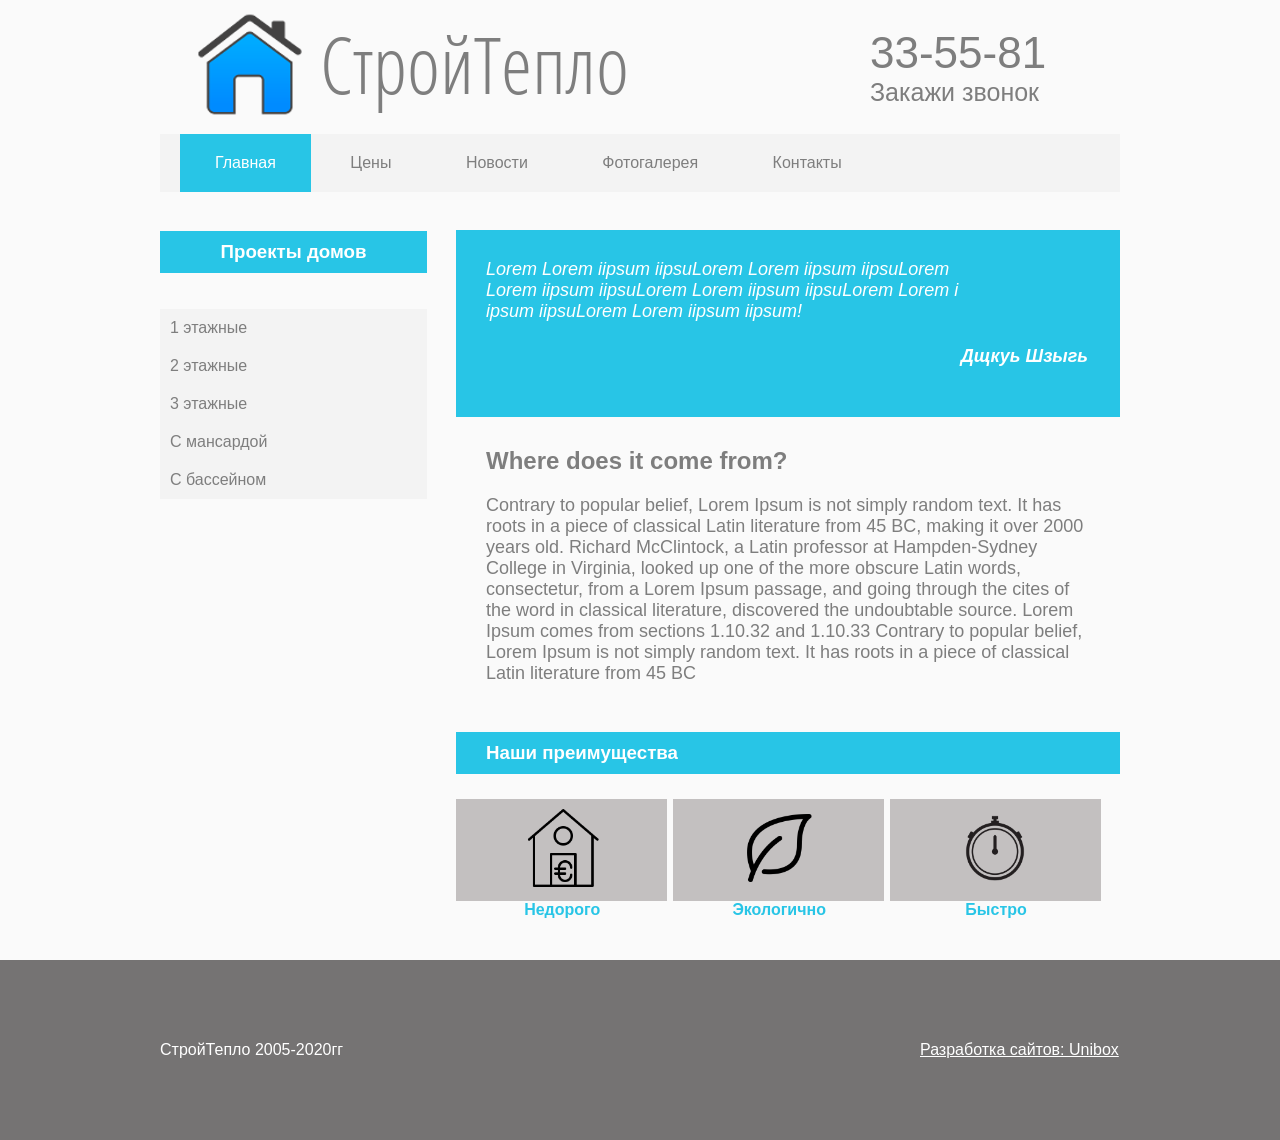
<file: Web/Build_warm/index.html>
<!DOCTYPE html>
<html lang="ru">
    <head>
        <meta charset="UTF-8">
        <title>СтройТепло</title>
        <link rel="stylesheet" type="text/css" href="style.css">
    </head>
    <body>
        <header id="section__header">
            <div class="header__logo">
                <a href="#">
                    <img src="img/logo-png.png" alt="Логотип">
                </a>
            </div>
            <div class="header__contact">
                <div class="phone"><a href="tel:+79162973539">33-55-81</a></div>
                <div class="order"><a href="#">Закажи звонок</a></div>
            </div>
        </header>
        <!-- /.section__header -->
        <section id="section__menu">
            <ul>
                <li><a href="index.html" class="active">Главная</a></li>
                <li><a href="price.html">Цены</a></li>
                <li><a href="#">Новости</a></li>
                <li><a href="#">Фотогалерея</a></li>
                <li><a href="#">Контакты</a></li>
            </ul>
        </section>
        <!-- /.section__menu -->
        <section id="section__middle">
            <div class="middle__left_side">
                <div class="left_side__block">
                    <h3>Проекты домов</h3>
                    <ul>
                        <li><a href="#">1 этажные</a></li>
                        <li><a href="#">2 этажные</a></li>
                        <li><a href="#">3 этажные</a></li>
                        <li><a href="#">С мансардой</a></li>
                        <li><a href="#">С бассейном</a></li>
                    </ul>
                </div>
            </div>
            <div class="middle__main">
                <div class="main__quote">
                    Lorem Lorem iipsum iipsuLorem Lorem iipsum iipsuLorem<br> 
                    Lorem iipsum iipsuLorem Lorem iipsum iipsuLorem Lorem i<br> 
                    ipsum iipsuLorem Lorem iipsum iipsum!
                    <h4>Дщкуь Шзыгь</h4>
                </div>
                <div class="main__question">
                    <h1>Where does it come from?</h1>
                    <p>Contrary to popular belief, Lorem Ipsum is not simply random text. It has roots in a piece of classical
                    Latin literature from 45 BC, making it over 2000 years old. Richard McClintock, a Latin professor at
                    Hampden-Sydney College in Virginia, looked up one of the more obscure Latin words, consectetur, from 
                    a Lorem Ipsum passage, and going through the cites of the word in classical literature, discovered the 
                    undoubtable source. Lorem Ipsum comes from sections 1.10.32 and 1.10.33 Contrary to popular belief, Lorem 
                    Ipsum is not simply random text. It has roots in a piece of classical Latin literature from 45 BC</p>
                </div>
                <div class="main__cards">
                    <h3>Наши преимущества</h3>
                    <div class="card">
                        <div class="card__block">
                            <div><img src="img/home_euro.png" alt="Строительство домов недорого"></div>
                            <h4>Недорого</h4>
                        </div>
                        
                        <div class="card__block">
                            <div><img src="img/plant.png" alt="Строительство экологичных и теплых домов"></div>
                            <h4>Экологично</h4>
                        </div>
                        <div class="card__block">
                            <div><img src="img/stopwatch.png" alt="Строительство домов недорого в Москве"></div>
                            <h4>Быстро</h4>
                        </div>
                    </div>
                </div>
            </div>
        </section>
        <!-- /.section__middle -->
        <footer id="section__footer">
            <div class="footer__inner">
                <div class="footer__stroyteplo">
                    <p>СтройТепло 2005-2020гг</p>
                </div>
                <div class="footer__unibox">
                    <p><a href="http://kaliningrad.unibix.ru">Разработка сайтов: Unibox</a></p>
                </div>
            </div>
            <!-- /.footer__inner -->
        </footer>
        <!-- /.section__footer -->
    </body>
</html>
</file>
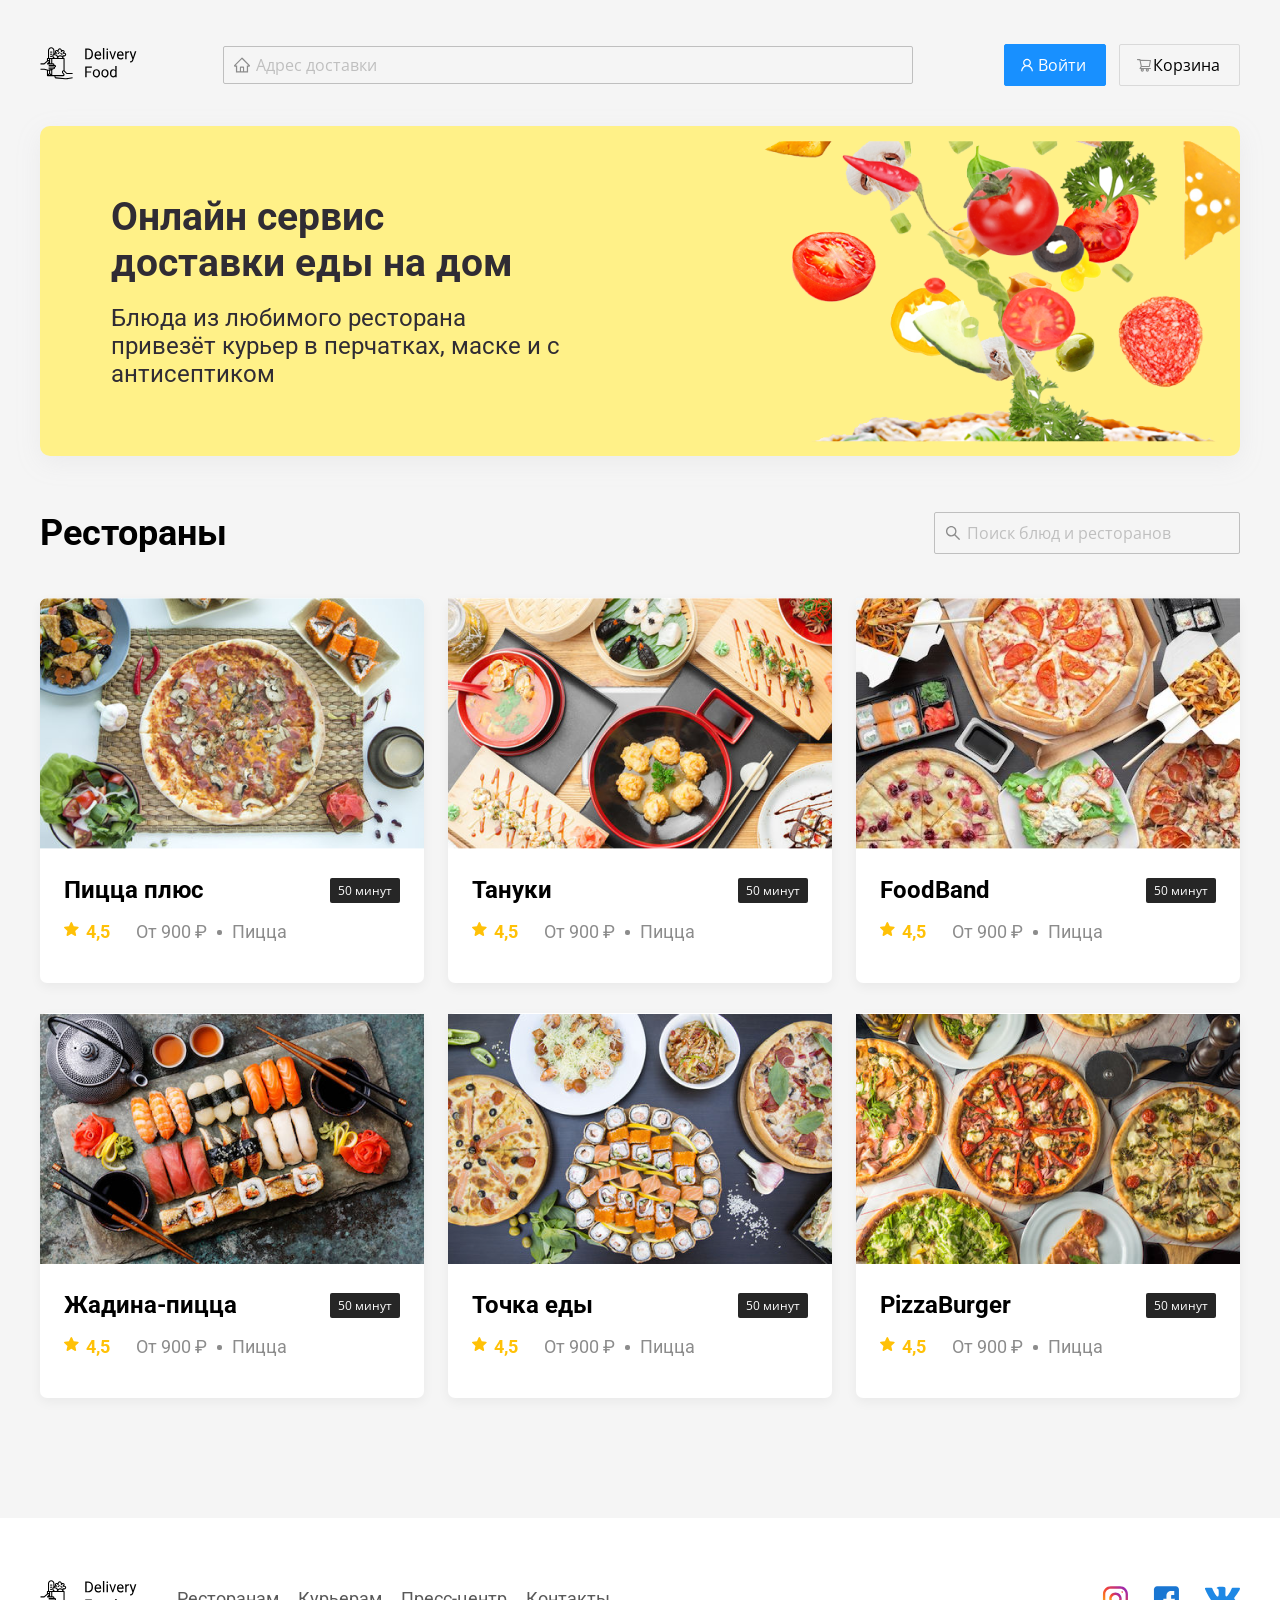
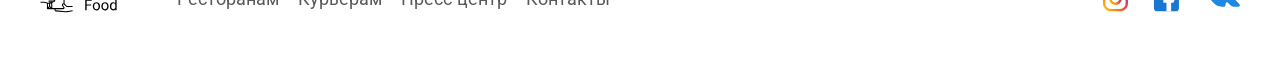
<file: Web/Delivery/index.html>
<!DOCTYPE html>
<html lang="ru">
    <head>
        <meta charset="UTF-8">
        <meta http-equiv="X-UA-Compatible" content="IE=edge">
        <meta name="viewport" content="width=device-width, initial-scale=1.0">
        <title>Delivery Food</title>
        <link rel="preconnect" href="https://fonts.googleapis.com">
        <link rel="preconnect" href="https://fonts.gstatic.com" crossorigin>
        <link href="https://fonts.googleapis.com/css2?family=Open+Sans:wght@400;700&family=Roboto:wght@400;700&display=swap" rel="stylesheet">
        <link rel="stylesheet" href="style/style.css">
        <script src="./js/script.js" defer></script>
    </head>
    <body>
        <header class="section_header">
            <div class="container block">
                <a href="#" class="logo">
                    <img src="img/logo.svg" alt="логотип" class="logo_img">
                </a>
                <!-- /.logo -->  
                <input type="text" class="input input_adress" placeholder="Адрес доставки">
                <div class="buttons">
                    <button class="button button__man button--primary">Войти</button>
                    <button class="button button__cart button--secondary">Корзина</button>
                </div>
                
                <!-- /.buttons -->
            </div>
            <!-- /.container  /.block-->
        </header>
        <!-- /.section_header -->
        <section class="section__promo">
            <div class="container promo__block">
                <div class="promo__info">
                    <h1 class="promo__title">Онлайн сервис <br>доставки еды на дом</h1>
                    <p class="promo__desc">Блюда из любимого ресторана привезёт курьер в перчатках, маске и с антисептиком</p>
                </div>
                <!-- /.promo__ifo -->
            </div>
            <!-- /.container /.promo__block -->
        </section>
        <!-- /.section__promo -->
        <section class="section__restourants">
            <div class="container">
                <div class="restour__search">
                    <h2 class="section__title">Рестораны</h2>
                    <input type="text" class="input input-search" placeholder="Поиск блюд и ресторанов">
                </div>
                <!-- /.restour-search -->
                <div class="cards">
                    <div class="card">
                        <a href="content/restourant.html" class="card__header">
                            <img src="img/pizzaplus.png" alt="картинка" class="card__img">
                        </a>
                        <div class="card__main">
                            <div class="card__title">
                                <h3 class="title">Пицца плюс</h3>
                                <span class="title__time">50 минут</span>
                            </div>
                            <!-- /.card__title -->
                            <div class="card__desc">
                                <strong class="card__reit">4,5</strong>
                                <span class="card__price">От 900 ₽</span>
                                <p class="card__category">Пицца</p>
                            </div>
                            <!-- /.card__desc -->                            
                        </div>
                        <!-- /.card__main -->
                    </div>
                    <!-- /.card -->
                    <div class="card">
                        <a href="content/restourant.html" class="card__header">
                            <img src="img/tanuki.png" alt="картинка" class="card__img">
                        </a>
                        <div class="card__main">
                            <div class="card__title">
                                <h3 class="title">Тануки</h3>
                                <span class="title__time">50 минут</span>
                            </div>
                            <!-- /.card__title -->
                            <div class="card__desc">
                                <strong class="card__reit">4,5</strong>
                                <span class="card__price">От 900 ₽</span>
                                <p class="card__category">Пицца</p>
                            </div>
                            <!-- /.card__desc -->                            
                        </div>
                        <!-- /.card__main -->
                    </div>
                    <!-- /.card -->
                    <div class="card">
                        <a href="content/restourant.html" class="card__header">
                            <img src="img/foodband.png" alt="картинка" class="card__img">
                        </a>
                        <div class="card__main">
                            <div class="card__title">
                                <h3 class="title">FoodBand</h3>
                                <span class="title__time">50 минут</span>
                            </div>
                            <!-- /.card__title -->
                            <div class="card__desc">
                                <strong class="card__reit">4,5</strong>
                                <span class="card__price">От 900 ₽</span>
                                <p class="card__category">Пицца</p>
                            </div>
                            <!-- /.card__desc -->                            
                        </div>
                        <!-- /.card__main -->
                    </div>
                    <!-- /.card -->
                    <div class="card">
                        <a href="content/restourant.html" class="card__header">
                            <img src="img/greed.png" alt="картинка" class="card__img">
                        </a>
                        <div class="card__main">
                            <div class="card__title">
                                <h3 class="title">Жадина-пицца</h3>
                                <span class="title__time">50 минут</span>
                            </div>
                            <!-- /.card__title -->
                            <div class="card__desc">
                                <strong class="card__reit">4,5</strong>
                                <span class="card__price">От 900 ₽</span>
                                <p class="card__category">Пицца</p>
                            </div>
                            <!-- /.card__desc -->                            
                        </div>
                        <!-- /.card__main -->
                    </div>
                    <!-- /.card -->
                    <div class="card">
                        <a href="content/restourant.html" class="card__header">
                            <img src="img/punctfood.png" alt="картинка" class="card__img">
                        </a>
                        <div class="card__main">
                            <div class="card__title">
                                <h3 class="title">Точка еды</h3>
                                <span class="title__time">50 минут</span>
                            </div>
                            <!-- /.card__title -->
                            <div class="card__desc">
                                <strong class="card__reit">4,5</strong>
                                <span class="card__price">От 900 ₽</span>
                                <p class="card__category">Пицца</p>
                            </div>
                            <!-- /.card__desc -->                            
                        </div>
                        <!-- /.card__main -->
                    </div>
                    <!-- /.card -->
                    <div class="card">
                        <a href="content/restourant.html" class="card__header">
                            <img src="img/pizzaburger.png" alt="картинка" class="card__img">
                        </a>
                        <div class="card__main">
                            <div class="card__title">
                                <h3 class="title">PizzaBurger</h3>
                                <span class="title__time">50 минут</span>
                            </div>
                            <!-- /.card__title -->
                            <div class="card__desc">
                                <strong class="card__reit">4,5</strong>
                                <span class="card__price">От 900 ₽</span>
                                <p class="card__category">Пицца</p>
                            </div>
                            <!-- /.card__desc -->                            
                        </div>
                        <!-- /.card__main -->
                    </div>
                    <!-- /.card -->
                </div>
                <!-- /.cards -->
            </div>
            <!-- /.container -->
        </section>
        <!-- /.section__restourants -->
        <footer class="section__footer">
            <div class="container block">
                <div class="block__navigation">
                    <a href="#" class="logo">
                        <img src="img/logo.svg" alt="логотип" class="logo_img">
                    </a>
                    <nav class="navigation__footer">
                        <a href="#" class="nav-item">Ресторанам</a>
                        <a href="#" class="nav-item">Курьерам</a>
                        <a href="#" class="nav-item">Пресс-центр</a>
                        <a href="#" class="nav-item">Контакты</a>
                    </nav>
                </div>
                <!-- /.block__navigation -->
                <div class="socials">
                    <a href="#" class="social-link">
                        <img src="img/instagram.svg" alt="Инстаграм" class="social-img">
                    </a>
                    <a href="#" class="social-link">
                        <img src="img/facebook.svg" alt="Фейсбук" class="social-img">
                    </a>
                    <a href="#" class="social-link">
                        <img src="img/vk.svg" alt="Вконтакте" class="social-img">
                    </a>
                </div>
                <!-- /.socials -->
            </div>
            <!-- /.container -->
        </footer>
        <div class="modal">
            <div class="modal-block">
                <h2 class="modal-title">Корзина</h2>
                <button class="button--closed"></button>
                <div class="modal--body">
                    <div class="cart-string">
                        <h3 class="name-dish">Ролл угорь стандарт</h3>
                        <div class="price-count">
                            <span class="price-dish">250 ₽</span>
                            <div class="count-block">
                                <button class="button-count">-</button>
                                <span class="count">1</span>
                                <button class="button-count">+</button>
                            </div>
                        </div>
                        <!-- /.price-count -->
                    </div>
                    <!-- /.cart-string -->
                    <div class="cart-string">
                        <h3 class="name-dish">Ролл угорь стандарт</h3>
                        <div class="price-count">
                            <span class="price-dish">250 ₽</span>
                            <div class="count-block">
                                <button class="button-count">-</button>
                                <span class="count">1</span>
                                <button class="button-count">+</button>
                            </div>
                        </div>
                        <!-- /.price-count -->
                    </div>
                    <!-- /.cart-string -->
                    <div class="cart-string">
                        <h3 class="name-dish">Ролл угорь стандарт</h3>
                        <div class="price-count">
                            <span class="price-dish">250 ₽</span>
                            <div class="count-block">
                                <button class="button-count">-</button>
                                <span class="count">1</span>
                                <button class="button-count">+</button>
                            </div>
                        </div>
                        <!-- /.price-count -->
                    </div>
                    <!-- /.cart-string -->
                    <div class="cart-string">
                        <h3 class="name-dish">Ролл угорь стандарт</h3>
                        <div class="price-count">
                            <span class="price-dish">250 ₽</span>
                            <div class="count-block">
                                <button class="button-count">-</button>
                                <span class="count">1</span>
                                <button class="button-count">+</button>
                            </div>
                        </div>
                        <!-- /.price-count -->
                    </div>
                    <!-- /.cart-string -->
                    <div class="cart-string">
                        <h3 class="name-dish">Ролл угорь стандарт</h3>
                        <div class="price-count">
                            <span class="price-dish">250 ₽</span>
                            <div class="count-block">
                                <button class="button-count">-</button>
                                <span class="count">1</span>
                                <button class="button-count">+</button>
                            </div>
                        </div>
                        <!-- /.price-count -->
                    </div>
                    <!-- /.cart-string -->
                </div>
                <!-- /.modal--body -->
                <div class="modal-footer">
                    <strong class="fullprice">1250 ₽</strong>
                    <div class="buttons-modal--footer">
                        <button class="button button--primary">Оформить заказ</button>
                        <button id="cancelButton" class="button button--secondary">Отмена</button>
                    </div>
                    <!-- /.buttons-modal--footer -->
                </div>
                <!-- /.modal-footer -->
            </div>
            <!-- /.modal-block -->
        </div>
        <!-- /.modal -->
    </body>
</html>
</file>
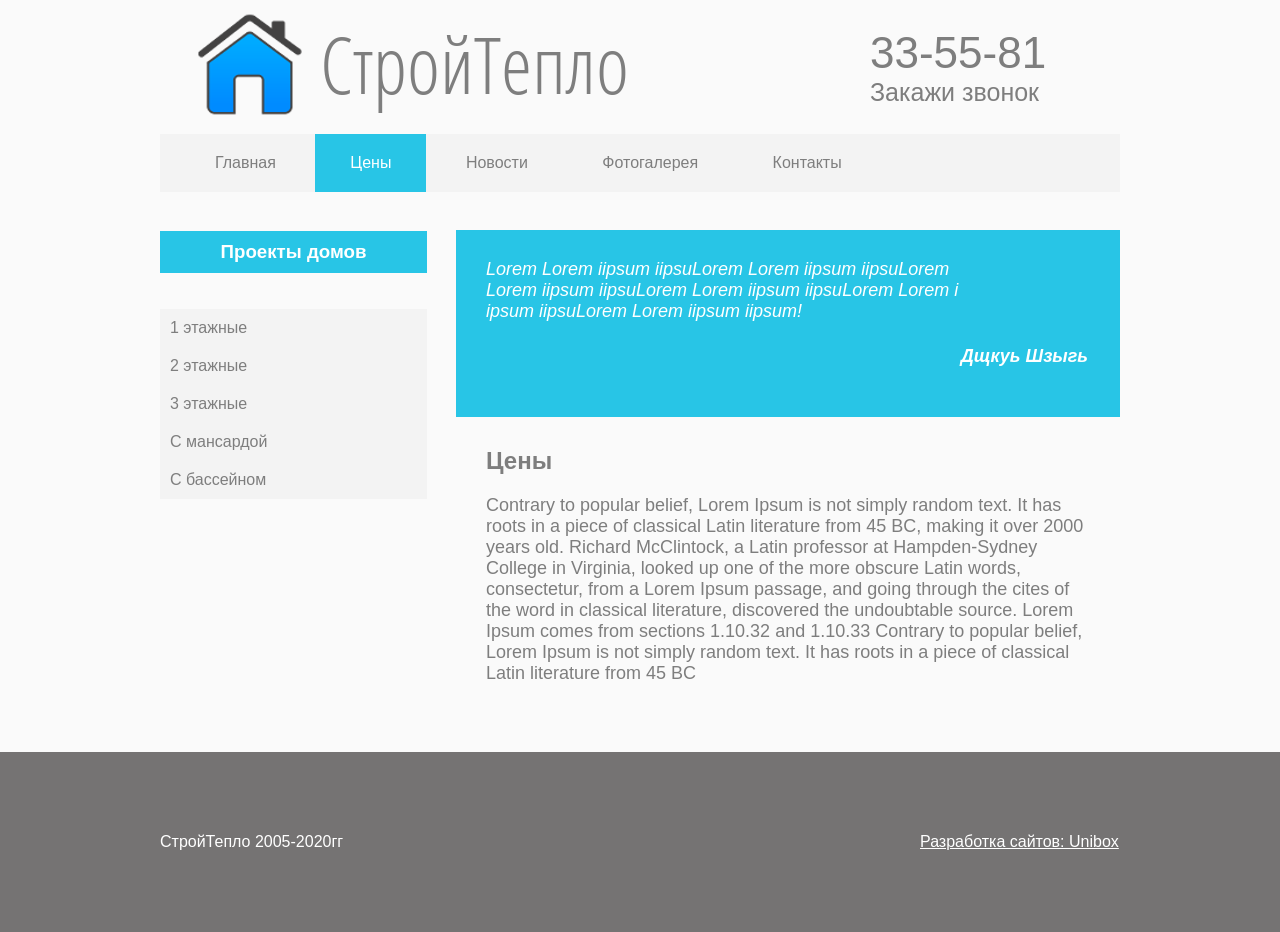
<file: Web/Build_warm/price.html>
<!DOCTYPE html>
<html lang="ru">
    <head>
        <meta charset="UTF-8">
        <title>СтройТепло</title>
        <link rel="stylesheet" type="text/css" href="style.css">
    </head>
    <body>
        <header id="section__header">
            <div class="header__logo">
                <a href="#">
                    <img src="img/logo-png.png" alt="Логотип">
                </a>
            </div>
            <div class="header__contact">
                <div class="phone"><a href="tel:+79162973539">33-55-81</a></div>
                <div class="order"><a href="#">Закажи звонок</a></div>
            </div>
        </header>
        <!-- /.section__header -->
        <section id="section__menu">
            <ul>
                <li><a href="index.html">Главная</a></li>
                <li><a href="price.html" class="active">Цены</a></li>
                <li><a href="#">Новости</a></li>
                <li><a href="#">Фотогалерея</a></li>
                <li><a href="#">Контакты</a></li>
            </ul>
        </section>
        <!-- /.section__menu -->
        <section id="section__middle">
            <div class="middle__left_side">
                <div class="left_side__block">
                    <h3>Проекты домов</h3>
                    <ul>
                        <li><a href="#">1 этажные</a></li>
                        <li><a href="#">2 этажные</a></li>
                        <li><a href="#">3 этажные</a></li>
                        <li><a href="#">С мансардой</a></li>
                        <li><a href="#">С бассейном</a></li>
                    </ul>
                </div>
            </div>
            <div class="middle__main">
                <div class="main__quote">
                    Lorem Lorem iipsum iipsuLorem Lorem iipsum iipsuLorem<br> 
                    Lorem iipsum iipsuLorem Lorem iipsum iipsuLorem Lorem i<br> 
                    ipsum iipsuLorem Lorem iipsum iipsum!
                    <h4>Дщкуь Шзыгь</h4>
                </div>
                <div class="main__question">
                    <h1>Цены</h1>
                    <p>Contrary to popular belief, Lorem Ipsum is not simply random text. It has roots in a piece of classical
                    Latin literature from 45 BC, making it over 2000 years old. Richard McClintock, a Latin professor at
                    Hampden-Sydney College in Virginia, looked up one of the more obscure Latin words, consectetur, from 
                    a Lorem Ipsum passage, and going through the cites of the word in classical literature, discovered the 
                    undoubtable source. Lorem Ipsum comes from sections 1.10.32 and 1.10.33 Contrary to popular belief, Lorem 
                    Ipsum is not simply random text. It has roots in a piece of classical Latin literature from 45 BC</p>
                </div>
            </div>
        </section>
        <!-- /.section__middle -->
        <footer id="section__footer">
            <div class="footer__inner">
                <div class="footer__stroyteplo">
                    <p>СтройТепло 2005-2020гг</p>
                </div>
                <div class="footer__unibox">
                    <p><a href="http://kaliningrad.unibix.ru">Разработка сайтов: Unibox</a></p>
                </div>
            </div>
            <!-- /.footer__inner -->
        </footer>
        <!-- /.section__footer -->
    </body>
</html>
</file>
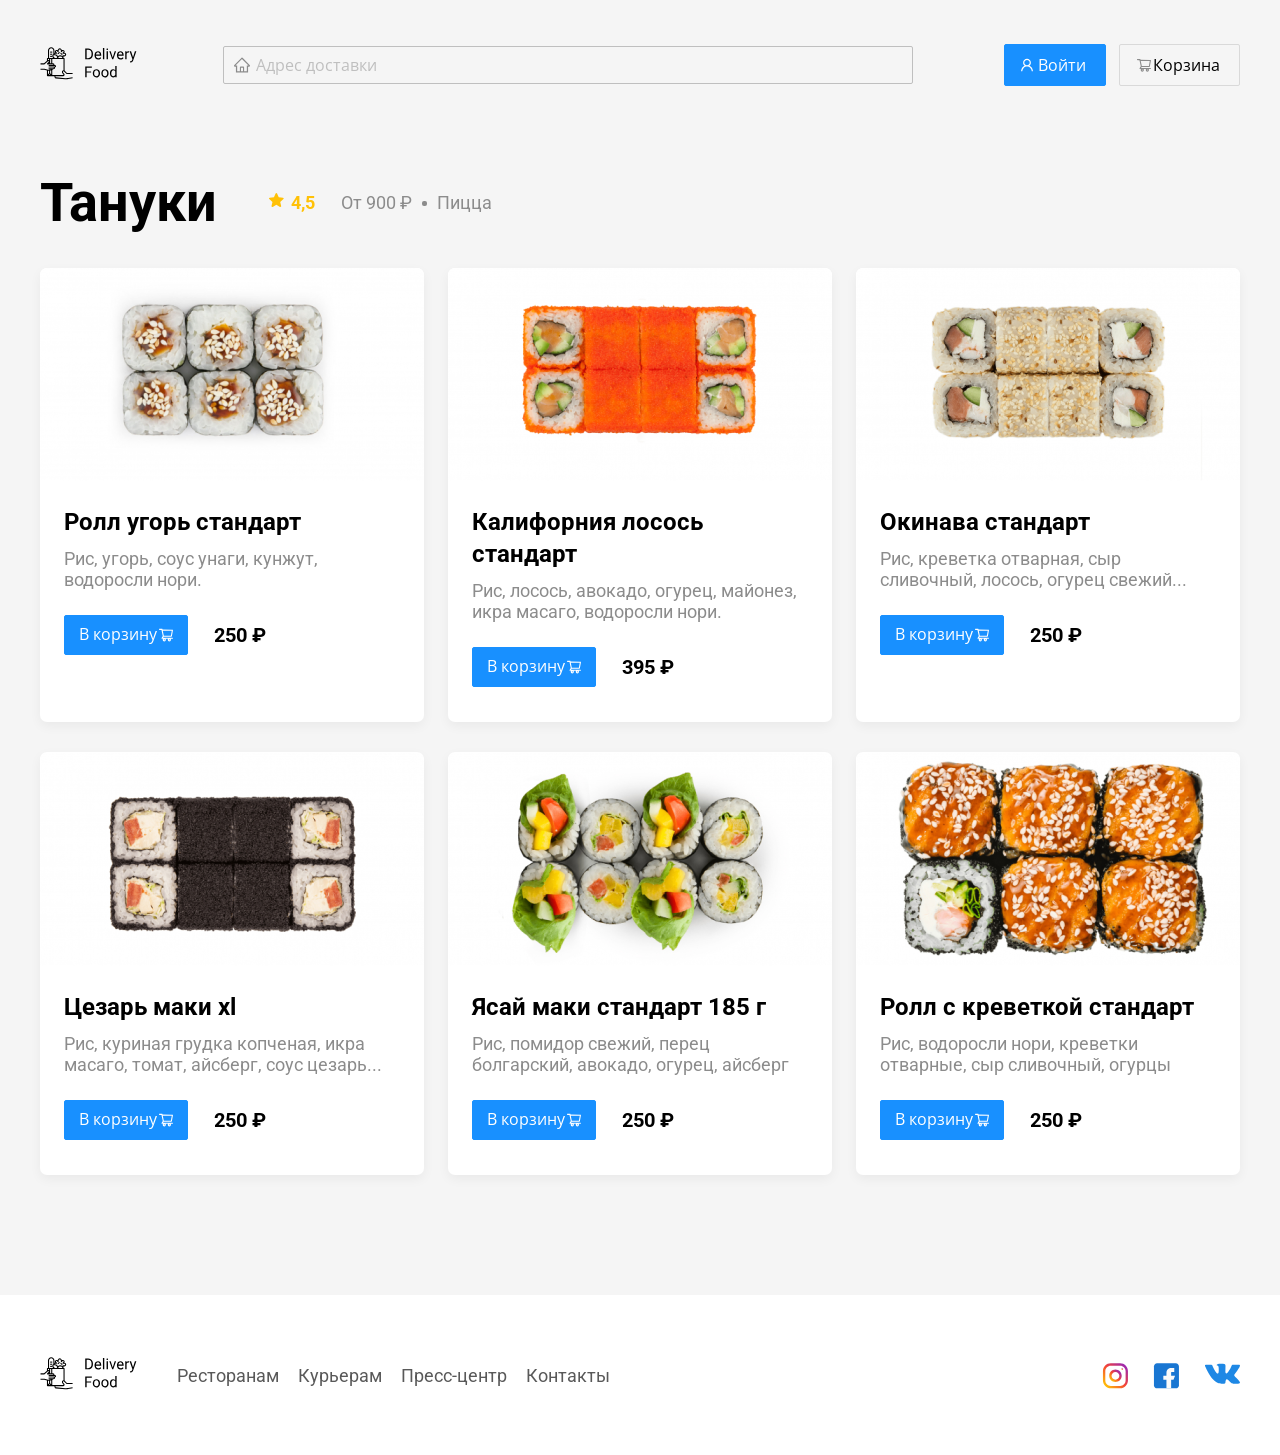
<file: Web/Delivery/content/restourant.html>
<!DOCTYPE html>
<html lang="ru">
    <head>
        <meta charset="UTF-8">
        <meta http-equiv="X-UA-Compatible" content="IE=edge">
        <meta name="viewport" content="width=device-width, initial-scale=1.0">
        <title>Delivery Food</title>
        <link rel="preconnect" href="https://fonts.googleapis.com">
        <link rel="preconnect" href="https://fonts.gstatic.com" crossorigin>
        <link href="https://fonts.googleapis.com/css2?family=Open+Sans:wght@400;700&family=Roboto:wght@400;700&display=swap" rel="stylesheet">
        <link rel="stylesheet" href="../style/style.css">
        <script src="../js/script.js" defer></script>
    </head>
    <body>
        <header class="section_header">
            <div class="container block">
                <a href="../index.html" class="logo">
                    <img src="../img/logo.svg" alt="логотип" class="logo_img">
                </a>
                <!-- /.logo -->  
                <input type="text" class="input input_adress" placeholder="Адрес доставки">
                <div class="buttons">
                    <button class="button button__man button--primary">Войти</button>
                    <button class="button button__cart button--secondary">Корзина</button>
                </div>
                <!-- /.buttons -->
            </div>
            <!-- /.container  /.block-->
        </header>
        <!-- /.section_header -->
        <section class="section__restourants">
            <div class="container">
                <div class="restour__object">
                    <div class="section__title">
                        <h2 class="section-title">Тануки</h2>
                    </div>
                    <!-- /.section__title -->
                    <div class="card__desc">
                        <strong class="card__reit">4,5</strong>
                        <span class="card__price">От 900 ₽</span>
                        <p class="card__category">Пицца</p>
                    </div>
                </div>
                <!-- /.restour-search -->
                <div class="cards">
                    <div class="card">
                        <a href="#" class="card__header">
                            <img src="../img/ellroll.png" alt="картинка" class="card__img">
                        </a>
                        <div class="card__main">
                            <div class="card__title">
                                <h3 class="title">Ролл угорь стандарт</h3>
                            </div>
                            <!-- /.card__title -->  
                            <div class="card__description">
                                <p class="card__category__new">Рис, угорь, соус унаги, кунжут, водоросли нори.</p>
                            </div>
                            <!-- /.card_description -->    
                            <div class="card__purchase">
                                <button class="buts button__cart__after button--primary">В корзину</button>
                                <h3 class="price__object">250 ₽</h3>
                            </div>
                            <!-- /.card__purchase -->                  
                        </div>
                        <!-- /.card__main -->
                    </div>
                    <!-- /.card -->
                    <div class="card">
                        <a href="#" class="card__header">
                            <img src="../img/californiasalmon.png" alt="картинка" class="card__img">
                        </a>
                        <div class="card__main">
                            <div class="card__title">
                                <h3 class="title">Калифорния лосось стандарт</h3>
                            </div>
                            <!-- /.card__title -->  
                            <div class="card__description">
                                <p class="card__category__new">Рис, лосось, авокадо, огурец, майонез, икра масаго, водоросли нори.</p>
                            </div>
                            <!-- /.card_description -->    
                            <div class="card__purchase">
                                <button class="buts button__cart__after button--primary">В корзину</button>
                                <h3 class="price__object">395 ₽</h3>
                            </div>
                            <!-- /.card__purchase -->                          
                        </div>
                        <!-- /.card__main -->
                    </div>
                    <!-- /.card -->
                    <div class="card">
                        <a href="#" class="card__header">
                            <img src="../img/okinava.png" alt="картинка" class="card__img">
                        </a>
                        <div class="card__main">
                            <div class="card__title">
                                <h3 class="title">Окинава стандарт</h3>
                            </div>
                            <!-- /.card__title -->  
                            <div class="card__description">
                                <p class="card__category__new"> Рис, креветка отварная, сыр сливочный, лосось, огурец свежий...</p>
                            </div>
                            <!-- /.card_description -->    
                            <div class="card__purchase">
                                <button class="buts button__cart__after button--primary">В корзину</button>
                                <h3 class="price__object">250 ₽</h3>
                            </div>
                            <!-- /.card__purchase -->                         
                        </div>
                        <!-- /.card__main -->
                    </div>
                    <!-- /.card -->
                    <div class="card">
                        <a href="#" class="card__header">
                            <img src="../img/caesar.png" alt="картинка" class="card__img">
                        </a>
                        <div class="card__main">
                            <div class="card__title">
                                <h3 class="title">Цезарь маки xl</h3>
                                
                            </div>
                            <!-- /.card__title -->   
                            <div class="card__description">
                                <p class="card__category__new">Рис, куриная грудка копченая, икра масаго, томат, айсберг, соус цезарь...</p>
                            </div>
                            <!-- /.card_description -->    
                            <div class="card__purchase">
                                <button class="buts button__cart__after button--primary">В корзину</button>
                                <h3 class="price__object">250 ₽</h3>
                            </div>
                            <!-- /.card__purchase -->                           
                        </div>
                        <!-- /.card__main -->
                    </div>
                    <!-- /.card -->
                    <div class="card">
                        <a href="#" class="card__header">
                            <img src="../img/iasaimaki.png" alt="картинка" class="card__img">
                        </a>
                        <div class="card__main">
                            <div class="card__title">
                                <h3 class="title">Ясай маки стандарт 185 г</h3>
                                
                            </div>
                            <!-- /.card__title -->  
                            <div class="card__description">
                                <p class="card__category__new">Рис, помидор свежий, перец болгарский, авокадо, огурец, айсберг</p>
                            </div>
                            <!-- /.card_description -->    
                            <div class="card__purchase">
                                <button class="buts button__cart__after button--primary">В корзину</button>
                                <h3 class="price__object">250 ₽</h3>
                            </div>
                            <!-- /.card__purchase -->                          
                        </div>
                        <!-- /.card__main -->
                    </div>
                    <!-- /.card -->
                    <div class="card">
                        <a href="#" class="card__header">
                            <img src="../img/shrimproll.png" alt="картинка" class="card__img">
                        </a>
                        <div class="card__main">
                            <div class="card__title">
                                <h3 class="title">Ролл с креветкой стандарт</h3>
                                
                            </div>
                            <!-- /.card__title -->   
                            <div class="card__description">
                                <p class="card__category__new">Рис, водоросли нори, креветки отварные, сыр сливочный, огурцы</p>
                            </div>
                            <!-- /.card_description -->    
                            <div class="card__purchase">
                                <button class="buts button__cart__after button--primary">В корзину</button>
                                <h3 class="price__object">250 ₽</h3>
                            </div>
                            <!-- /.card__purchase -->                         
                        </div>
                        <!-- /.card__main -->
                    </div>
                    <!-- /.card -->
                </div>
                <!-- /.cards -->
            </div>
            <!-- /.container -->
        </section>
        <!-- /.section__restourants -->
        <footer class="section__footer">
            <div class="container block">
                <div class="block__navigation">
                    <a href="#" class="logo">
                        <img src="../img/logo.svg" alt="логотип" class="logo_img">
                    </a>
                    <nav class="navigation__footer">
                        <a href="#" class="nav-item">Ресторанам</a>
                        <a href="#" class="nav-item">Курьерам</a>
                        <a href="#" class="nav-item">Пресс-центр</a>
                        <a href="#" class="nav-item">Контакты</a>
                    </nav>
                </div>
                <!-- /.block__navigation -->
                <div class="socials">
                    <a href="#" class="social-link">
                        <img src="../img/instagram.svg" alt="Инстаграм" class="social-img">
                    </a>
                    <a href="#" class="social-link">
                        <img src="../img/facebook.svg" alt="Фейсбук" class="social-img">
                    </a>
                    <a href="#" class="social-link">
                        <img src="../img/vk.svg" alt="Вконтакте" class="social-img">
                    </a>
                </div>
                <!-- /.socials -->
            </div>
            <!-- /.container -->
        </footer>
        <div class="modal">
            <div class="modal-block">
                <h2 class="modal-title">Корзина</h2>
                <button class="button--closed"></button>
                <div class="modal--body">
                    <div class="cart-string">
                        <h3 class="name-dish">Ролл угорь стандарт</h3>
                        <div class="price-count">
                            <span class="price-dish">250 ₽</span>
                            <div class="count-block">
                                <button class="button-count">-</button>
                                <span class="count">1</span>
                                <button class="button-count">+</button>
                            </div>
                        </div>
                        <!-- /.price-count -->
                    </div>
                    <!-- /.cart-string -->
                    <div class="cart-string">
                        <h3 class="name-dish">Ролл угорь стандарт</h3>
                        <div class="price-count">
                            <span class="price-dish">250 ₽</span>
                            <div class="count-block">
                                <button class="button-count">-</button>
                                <span class="count">1</span>
                                <button class="button-count">+</button>
                            </div>
                        </div>
                        <!-- /.price-count -->
                    </div>
                    <!-- /.cart-string -->
                    <div class="cart-string">
                        <h3 class="name-dish">Ролл угорь стандарт</h3>
                        <div class="price-count">
                            <span class="price-dish">250 ₽</span>
                            <div class="count-block">
                                <button class="button-count">-</button>
                                <span class="count">1</span>
                                <button class="button-count">+</button>
                            </div>
                        </div>
                        <!-- /.price-count -->
                    </div>
                    <!-- /.cart-string -->
                    <div class="cart-string">
                        <h3 class="name-dish">Ролл угорь стандарт</h3>
                        <div class="price-count">
                            <span class="price-dish">250 ₽</span>
                            <div class="count-block">
                                <button class="button-count">-</button>
                                <span class="count">1</span>
                                <button class="button-count">+</button>
                            </div>
                        </div>
                        <!-- /.price-count -->
                    </div>
                    <!-- /.cart-string -->
                    <div class="cart-string">
                        <h3 class="name-dish">Ролл угорь стандарт</h3>
                        <div class="price-count">
                            <span class="price-dish">250 ₽</span>
                            <div class="count-block">
                                <button class="button-count">-</button>
                                <span class="count">1</span>
                                <button class="button-count">+</button>
                            </div>
                        </div>
                        <!-- /.price-count -->
                    </div>
                    <!-- /.cart-string -->
                </div>
                <!-- /.modal--body -->
                <div class="modal-footer">
                    <strong class="fullprice">1250 ₽</strong>
                    <div class="buttons-modal--footer">
                        <button class="button button--primary">Оформить заказ</button>
                        <button id="cancelButton" class="button button--secondary">Отмена</button>
                    </div>
                    <!-- /.buttons-modal--footer -->
                </div>
                <!-- /.modal-footer -->
            </div>
            <!-- /.modal-block -->
        </div>
        <!-- /.modal -->
    </body>
</html>
</file>
<file: Web/Build_warm/style.css>
html {
    font-family: Arial, Helvetica, sans-serif;
    font-style: normal;
}

body {
    background: #fafafa;
    padding: 0;
    margin: 0;
}

#section__header {
    width: 960px ;
    margin: auto;
    display: flex;
    justify-content: space-between;
    align-items: center;
}

.header__logo {
    width: 500px;
}

.header__contact {
    width: 250px;
}

.header__contact a{
    color: #7e7e7e;
    text-decoration: none;
}

.phone {
    font-size: 44px;
}

.order {
    font-size: 25px;
}

#section__menu {
    width: 960px ;
    background: #f3f3f3;
    margin: auto;
}

#section__menu ul {
    margin: auto;
    padding-left: 20px;
}

#section__menu ul li{
    display: inline-block;
}

#section__menu ul li a {
    text-decoration: none;
    display: inline-block;
    color: #7e7e7e;
    padding: 20px 35px 20px;
}

#section__menu ul li a:hover, #section__menu ul li a.active {
    background: #28c5e6;
    color: white;
}

#section__middle {
    width: 960px;
    margin: 0 auto;
    min-height: 300px;
    padding: 20px 0;
    display: flex;
    justify-content: space-between;
}

.middle__left_side {
    width: 267px;
}

.left_side__block h3 {
    background: #28c5e6;
    color: white;
    padding: 10px 10px 10px;
    text-align: center;
}

.left_side__block ul {
    background: #f3f3f3;
    padding: 0px;
    margin-top: 36px;
}

.left_side__block ul li{
    display: block;
}

.left_side__block ul li a{
    text-decoration: none;
    display: block;
    color: #7e7e7e;
    padding: 10px 10px 10px;
}

.left_side__block ul li a:hover {
    background: #28c5e6;
    color: white;
}

.middle__main {
    width: 664px;
}

.main__quote {
    background: #28c5e6;
    color: white;
    font-style: italic;
    font-size: 18px;
    margin-top: 18px;
    text-align: left;
    padding-top: 29px;
    padding-left: 30px;
}

.main__quote h4 {
    text-align: right;
    padding-right: 32px;
    padding-bottom: 50px;
}

.main__question {
    text-align: left;
    padding-left: 30px;
    padding-right: 30px;
    padding-bottom: 30px;
    color:#7e7e7e;
}

.main__question h1 {
    margin-top: 30px;
}

.main__question p{
    font-size: 18px;
    font-style: normal;
}

.main__cards h3 {
    background: #28c5e6;
    color: white;
    padding: 10px 30px 10px;
    margin: 0 0 25px;
}


.card__block {
    text-align: center;
    display: inline-block;
    width: 32%;
}

.card__block div {
    max-width: 211px;
    max-height: 110px;
    background: #c3c0c0;
    padding-top: 10px;
    padding-bottom: 10px;
}

.card__block img {
    max-width: 78px;
    max-height: 78px;
}

.card__block h4 {
    margin-top: auto;
    text-align: center;
    color: #28c5e6;
}

#section__footer {
    background: #757373;
    clear: both;
    color: white;
}

.footer__inner {
    width: 960px ;
    margin: 0 auto;
    padding: 40px 30px;
    min-height: 100px;
    display: flex;
    justify-content: space-between;
    align-items: center;
}

.footer__stroyteplo {
    width: 200px;
}
.footer__unibox {
    width: 200px;
}
.footer__unibox p a{
    color: white;
}

.footer__unibox p a:hover {
    color: black;
    text-decoration: none;
}
</file>
<file: Web/Delivery/style/style.css>
* {
    margin: 0;
    padding: 0;
    box-sizing: border-box;
}

body {
    background: #F5F5F5;
}

html {
    font-family: 'Roboto', sans-serif;
    font-style: normal;
    font-size: 18px;
}

.container {
    max-width: 1200px;
    width: 100%;
    margin: auto;
}

.block {
    display: flex;
    justify-content: space-between;
    align-items: center;
}

.input_adress {
    max-width: 690px;
    width: 100%;
    padding: 8px 12px 8px 32px;
    background: url(../img/home.svg) no-repeat 10px center;
}

.input_adress::placeholder {
    font-size: 16px;
    line-height: 24px;
    color: #bfbfbf;
}

.input {
    font-family: 'Open Sans', sans-serif;
    font-style: normal;
    font-weight: normal;
    font-size: 16px;
    line-height: 20px;
    border: 1px solid #bfbfbf;
    border-radius: 2px;
    outline: none;
}

.section_header {
    margin-top: 44px;
    margin-bottom: 40px;
}

.logo {
    max-height: 40px;
}

.logo_img {
    max-height: 40px;
}

.button {
    font-family: 'Open Sans', sans-serif;
    font-style: normal;
    font-weight: normal;
    font-size: 16px;
    line-height: 24px;
    padding: 8px 19px 8px 33px;
    border: none;
    border-radius: 2px;
    margin-left: 9px;
    cursor: pointer;
}

.button__man {
    background: url(../img/man.svg) no-repeat 16px center;
}

.button__cart {
    background: url(../img/basket.svg) no-repeat 16px center;
}

.buts {
    width: 124px;
    height: 40px;
    font-family: 'Open Sans', sans-serif;
    font-style: normal;
    font-weight: 400;
    font-size: 16px;
    line-height: 24px;
    padding: 6px 26px 8px 10px;
    border: none;
    border-radius: 2px;
}

.button__cart__after {
    background: url(../img/basketWhite.svg) no-repeat 93px center;
}

.button--primary {
    background-color: #1890FF;
    color: #fff;
    border: 1px solid #1890FF;
}

.button--secondary {
    border: 1px solid #d9d9d9;
    background-color: transparent;
}

.price__object {
    position: absolute;
    padding-left: 150px;
    padding-right: 150px;

    font-family: 'Roboto', sans-serif;
    font-style: normal;
    font-weight: 700;
    font-size: 20px;
    line-height: 32px;    
    
    color: #000000;
}

.promo__block {
    background: #fff188 url(../img/promo_img.png) no-repeat right;
    padding: 68px 0;
    border-radius: 10px;
    filter: drop-shadow(0px 7px 12px rgba(158, 158, 163, 0.1));
}

.promo__info {
    max-width: 530px;
    width: 100%;
    padding-left: 71px;
}

.promo__title {
    font-weight: bold;
    font-size: 39px;
    line-height: 46px;
    color: #302C34;

    margin-bottom: 18px;
}

.promo__desc {
    font-weight: normal;
    font-size: 24px;
    line-height: 28px;
    
    color: #302C34;
}

.section__restourants {
    padding-top: 56px;
    padding-bottom: 90px;
}

.restour__search {
    display: flex;
    justify-content: space-between;
    margin-bottom: 44px;
}

.restour__object {
    display: flex;
    align-items: center;
    margin-bottom: 44px;
}

.section__title {
    font-weight: bold;
    font-size: 36px;
    line-height: 42px;
    margin-right: 52px;
    display: flex;
    align-items: center;
}

.input-search {
    max-width: 306px;
    width: 100%;
    padding: 5px 12px 5px 32px;
    background: url(../img/search.svg) no-repeat 10px center;
}

.input-search::placeholder {
    font-size: 16px;
    line-height: 24px;
    color: #bfbfbf;
}

.cards {
    display: flex;
    flex-wrap: wrap;
    justify-content: space-between;
}

.card {
    max-width: 384px;
    width: 100%;
    background: #FFFFFF;
    box-shadow: 0px 4px 12px rgba(0, 0, 0, 0.05);
    border-radius: 7px;
    margin-bottom: 30px;
}

.card__main {
    padding: 21px 24px 35px;
}

.card__title {
    display: flex;
    justify-content: space-between;
    align-items: center;
    margin-bottom: 10px;
}

.title {
    font-weight: bold;
    font-size: 24px;
    line-height: 32px;
}
.title__time {
    background: #262626;
    border-radius:  2px;
    font-family: 'Open Sans', sans-serif;
    font-style: normal;
    font-weight: 400;
    font-size: 12px;
    color: #FFFFFF;
    padding: 4px 8px;
}

.card__category__new {
    position: relative;
    font-family: 'Roboto', sans-serif;
    font-style: normal;
    font-weight: 400;
    font-size: 18px;
    line-height: 21px;
    color: #8C8C8C;
}

.card__description {
    max-width: 530px;
    width: 100%;
    margin-bottom: 25px;
}

.card__purchase {
    display: flex;
    align-items: center;
}

.card__desc {
    display: flex;
    justify-content: start;
    align-items: center;
}

.card__reit {
    position: relative;
    font-weight: bold;
    font-size: 18px;
    line-height: 32px;
    color: #ffc107;
    margin-left: 22px;
}

.card__reit::before {
    content: '';
    width: 15px;
    height: 15px;
    position: absolute;
    top: 5px;
    left: -22px;
    background: url(../img/star.svg) no-repeat center / cover;
}

.card__price {
    font-family: 'Roboto', sans-serif;
    font-style: normal;
    font-weight: 400;
    font-size: 18px;
    line-height: 32px;
    color: #8C8C8C;
    margin-left: 26px;
}

.price-dish {
    font-weight: bold;
    font-size: 20px;
    line-height: 32px;
    margin-left: 32px;
}

.card__category {
    position: relative;
    font-family: 'Roboto', sans-serif;
    font-style: normal;
    font-weight: 400;
    font-size: 18px;
    line-height: 32px;
    color: #8C8C8C;
    margin-left: 25px;
}

.card__category::before {
    content: '';
    width: 5px;
    height: 5px;
    position: absolute;
    top: 14px;
    left: -15px;
    background: #8C8C8C;
    border-radius: 2px;
}

.section__footer {
    padding-top: 60px;
    padding-bottom: 60px;
    background: #FFFFFF;
}

.block__navigation {
    display: flex;
    align-items: center;
}

.navigation__footer {
    margin-left: 36px;
}

.nav-item {
    color: #595959;
    margin-right: 15px;
    text-decoration: none;
    font-family: 'Roboto', sans-serif;
    font-style: normal;
    font-weight: 400;
    font-size: 18px;
    line-height: 21px;
}

.socials {
    display: flex;
    align-items: center;
}

.social-link {
    height: 25px;
    margin-left: 25px;
    text-decoration: none;
}

.modal {
    width: 100%;
    height: 100%;
    position: fixed;
    top: 0;
    left: 0;
    background: rgba(0, 0, 0, 0.5);
    display: none;
}

.modal-block {
    position: relative;
    margin: auto;
    top: 50%;
    margin-top: -275px;
    max-width: 780px;
    width: 100%;
    background: #FFFFFF;
    border-radius: 5px;
    padding: 40px 45px;
}

.modal-title {
    font-weight: 700;
    font-size: 36px;
    line-height: 42px;
    margin-bottom: 45px;
}

.button--closed {
    position: absolute;
    top: 50px;
    right: 46px;
    width: 25px;
    height: 25px;
    background: url(../img/close.svg) no-repeat center;
    border: none;
    cursor: pointer;
}

.modal--body {
    margin-bottom: 53px;
}

.cart-string {
    display: flex;
    justify-content: space-between;
    align-items: center;
    border-bottom: #d9d9d9 1px solid;
    padding-top:  14px;
    padding-bottom: 14px;
}

.name-dish {
    font-weight: normal;
    font-size: 18px;
    line-height: 32px;    
}

.price-count {
    display: flex;
    align-items: center;
}

.price-dish {
    margin-right: 48px;
}

.button-count {
    width: 39px;
    height: 39px;
    border: #1890FF 1px solid;
    background: transparent;
    border-radius: 2px;
}

.count {
    margin-left: 13px;
    margin-right: 13px;
}

.modal-footer {
    display: flex;
    justify-content: space-between;
    align-items: center;
}

.buttons-modal--footer .button{
    padding: 8px 16px;
}

.fullprice {
    background: #262626;
    border-radius: 5px;
    padding: 8px 20px;
    font-family: 'Roboto', sans-serif;
    font-weight: bold;
    font-size: 20px;
    line-height: 23px;
    color: #FAFAFA;
}

.open {
    display: block;
    visibility: visible;
}
</file>
